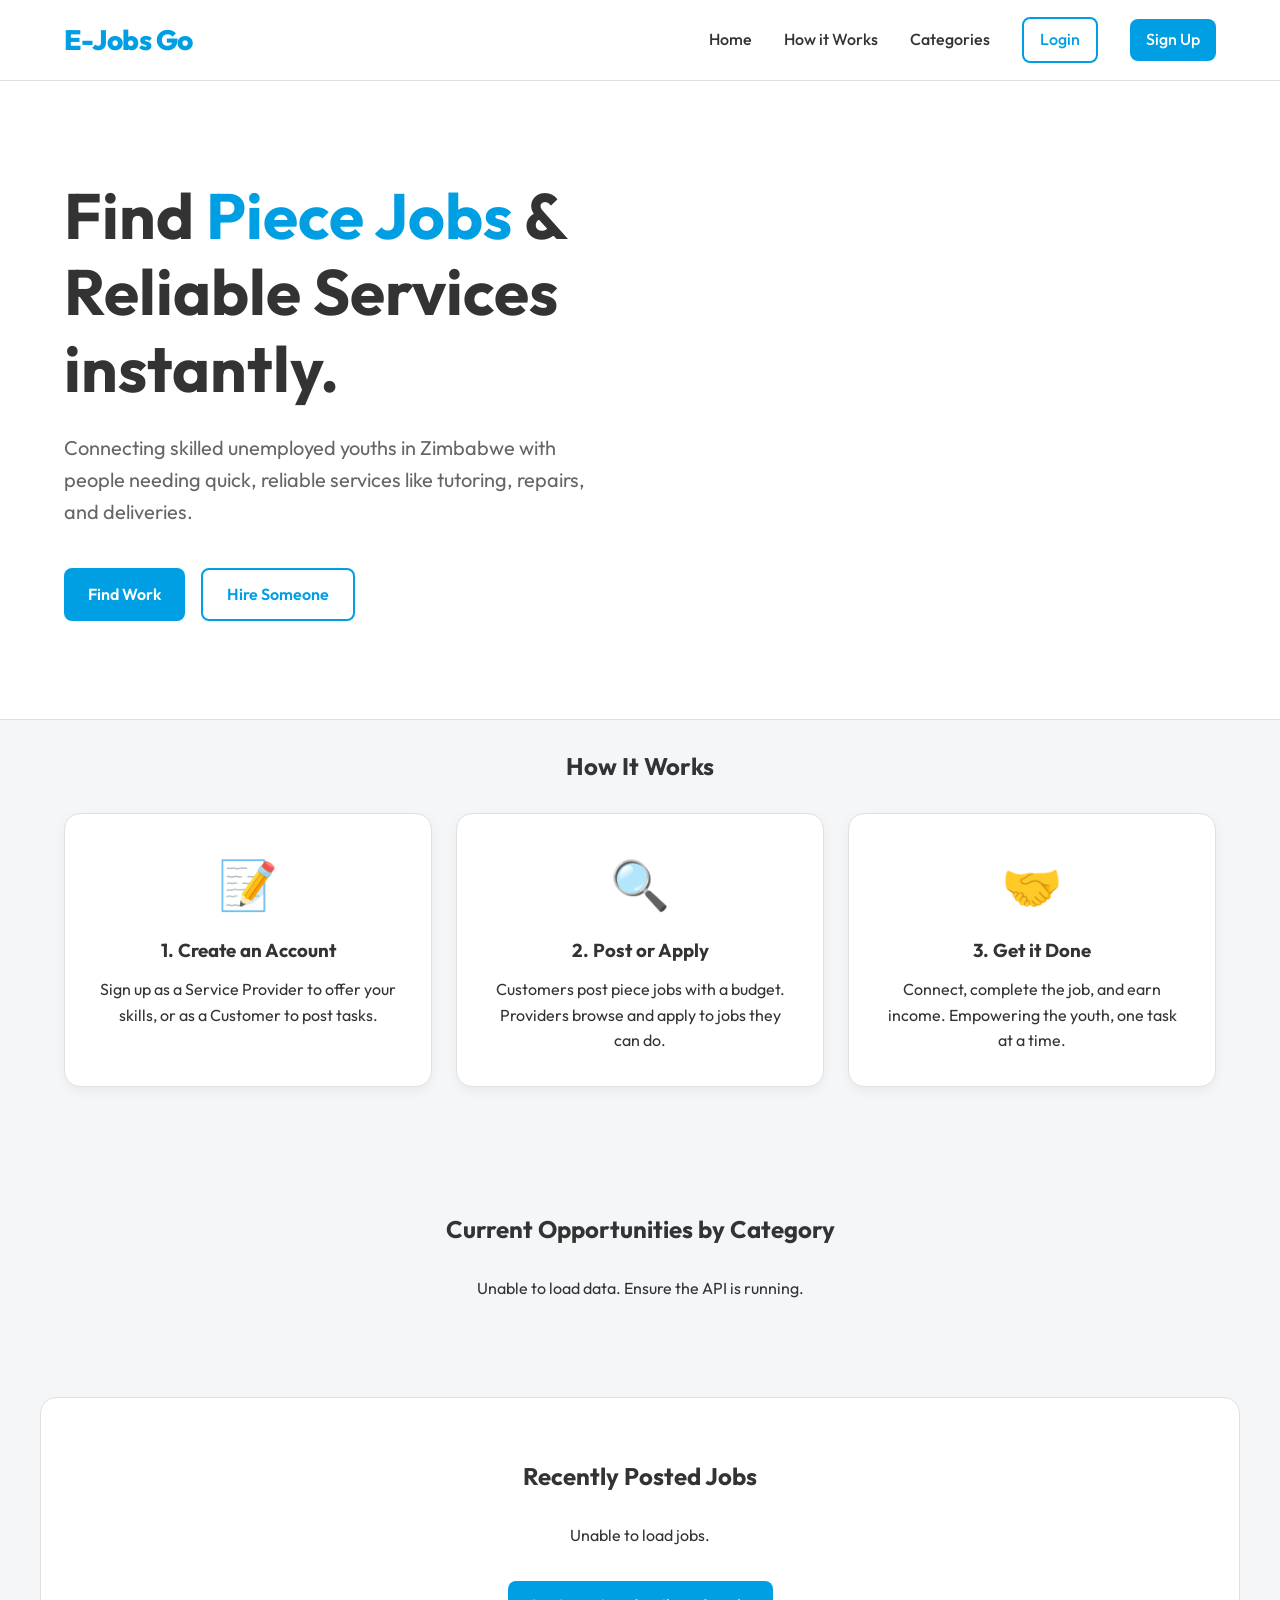
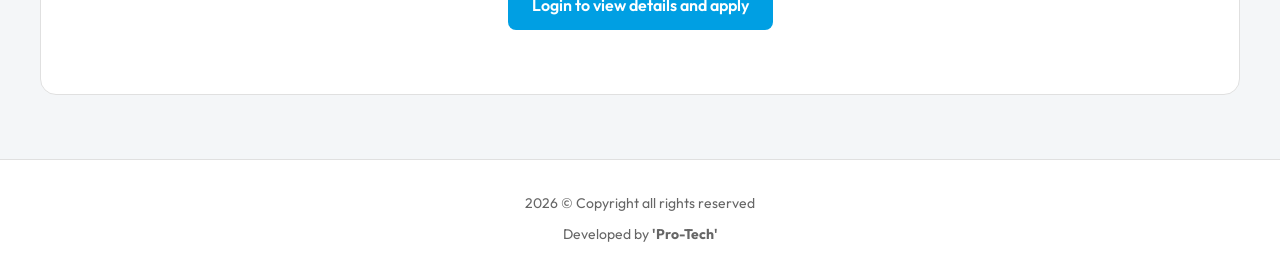
<file: index.html>
<!DOCTYPE html>
<html lang="en">
<head>
    <meta charset="UTF-8">
    <meta name="viewport" content="width=device-width, initial-scale=1.0">
    <title>E-Jobs Go | Connecting Youth with Opportunities</title>
    <meta name="description" content="E-Jobs Go connects unemployed youth in Zimbabwe with clients needing piece jobs like tutoring, repairs, and deliveries.">
    <link rel="stylesheet" href="assets/css/styles.css?v=4">
</head>
<body>
    <header>
        <div class="container nav-wrapper">
            <nav>
                <div class="logo">
                    <span class="gradient-text">E-Jobs Go</span>
                </div>
                <div class="nav-links">
                    <a href="index.html">Home</a>
                    <a href="#how-it-works">How it Works</a>
                    <a href="#categories">Categories</a>
                    <a href="login.html" class="btn btn-outline" style="padding: 0.5rem 1rem;">Login</a>
                    <a href="register.html" class="btn btn-primary" style="padding: 0.5rem 1rem;">Sign Up</a>
                </div>
            </nav>
        </div>
    </header>

    <main>
        <section class="hero" style="min-height: 80vh;">
            <div class="container">
                <div class="hero-content">
                    <h1>Find <span class="gradient-text">Piece Jobs</span> & Reliable Services instantly.</h1>
                    <p>Connecting skilled unemployed youths in Zimbabwe with people needing quick, reliable services like tutoring, repairs, and deliveries.</p>
                    <div class="hero-buttons">
                        <a href="register.html?role=provider" class="btn btn-primary">Find Work</a>
                        <a href="register.html?role=customer" class="btn btn-outline">Hire Someone</a>
                    </div>
                </div>
            </div>
        </section>
        
        <section class="container" id="how-it-works" style="padding: 2rem 1.5rem;">
            <h2 class="text-center" style="margin-bottom: 2rem;">How It Works</h2>
            <div class="jobs-grid" style="grid-template-columns: repeat(auto-fit, minmax(250px, 1fr));">
                <div class="card text-center">
                    <div style="font-size: 3rem; margin-bottom: 1rem;">📝</div>
                    <h3>1. Create an Account</h3>
                    <p class="text-secondary">Sign up as a Service Provider to offer your skills, or as a Customer to post tasks.</p>
                </div>
                <div class="card text-center">
                    <div style="font-size: 3rem; margin-bottom: 1rem;">🔍</div>
                    <h3>2. Post or Apply</h3>
                    <p class="text-secondary">Customers post piece jobs with a budget. Providers browse and apply to jobs they can do.</p>
                </div>
                <div class="card text-center">
                    <div style="font-size: 3rem; margin-bottom: 1rem;">🤝</div>
                    <h3>3. Get it Done</h3>
                    <p class="text-secondary">Connect, complete the job, and earn income. Empowering the youth, one task at a time.</p>
                </div>
            </div>
        </section>

        <section class="container mt-2" id="categories" style="padding: 4rem 1.5rem;">
            <h2 class="text-center" style="margin-bottom: 2rem;">Current Opportunities by Category</h2>
            <div class="jobs-grid" id="category-stats" style="grid-template-columns: repeat(auto-fit, minmax(200px, 1fr));">
                <!-- Categories loaded via JS -->
                <p class="text-center" style="grid-column: 1 / -1;">Loading categories...</p>
            </div>
        </section>

        <section class="container mt-2" id="recent-jobs" style="padding: 4rem 1.5rem; background: var(--bg-secondary); border-radius: 1rem; border: 1px solid var(--border-color); margin-bottom: 4rem;">
            <h2 class="text-center" style="margin-bottom: 2rem;">Recently Posted Jobs</h2>
            <div id="recent-jobs-list" style="display: flex; flex-direction: column; gap: 1rem;">
                <!-- Recent jobs loaded via JS -->
            </div>
            <div class="text-center mt-2">
                <a href="login.html" class="btn btn-primary">Login to view details and apply</a>
            </div>
        </section>
    </main>

    <footer>
        <div class="container footer-content">
            <p>2026 &copy; Copyright all rights reserved</p>
            <p>Developed by <strong>'Pro-Tech'</strong></p>
        </div>
    </footer>

    <script src="assets/js/main.js"></script>
    <script>
        // Load categories and recent jobs on landing page
        document.addEventListener('DOMContentLoaded', async () => {
            const catContainer = document.getElementById('category-stats');
            const recentContainer = document.getElementById('recent-jobs-list');

            try {
                // Fetch categories
                const catRes = await fetch(`${API_URL}/jobs.php?action=categories`);
                const categories = await catRes.json();
                
                if (categories.length > 0) {
                    let catHtml = '';
                    categories.forEach(c => {
                        catHtml += `
                        <div class="card text-center" style="padding: 1.5rem;">
                            <h3 style="margin-bottom: 0.5rem; font-size: 1.25rem;">${c.category || 'General'}</h3>
                            <div class="gradient-text" style="font-size: 2rem; font-weight: 800;">${c.count}</div>
                            <p class="text-secondary" style="font-size: 0.875rem;">Active Jobs</p>
                        </div>`;
                    });
                    catContainer.innerHTML = catHtml;
                } else {
                    catContainer.innerHTML = `<p class="text-center" style="grid-column: 1 / -1;">No active jobs at the moment. Be the first to post!</p>`;
                }

                // Fetch recent jobs
                const jobRes = await fetch(`${API_URL}/jobs.php?limit=3`);
                const jobs = await jobRes.json();

                if (jobs.length > 0) {
                    let jobHtml = '';
                    jobs.forEach(j => {
                        jobHtml += `
                        <div style="background: var(--bg-primary); padding: 1.5rem; border-radius: 0.75rem; border: 1px solid var(--border-color); display: flex; justify-content: space-between; align-items: center; flex-wrap: wrap; gap: 1rem;">
                            <div>
                                <h4 style="margin-bottom: 0.25rem;">${j.title} ${j.is_remote == 1 ? '<span class="badge badge-assigned" style="font-size:0.7rem; margin-left:0.5rem;">Remote</span>' : ''}</h4>
                                <div class="text-secondary" style="font-size: 0.875rem;">Category: ${j.category || 'General'} | Posted by: ${j.customer_name}</div>
                            </div>
                            <a href="login.html" class="btn btn-outline" style="font-size: 0.875rem; padding: 0.5rem 1rem;">View Details</a>
                        </div>`;
                    });
                    recentContainer.innerHTML = jobHtml;
                } else {
                    recentContainer.innerHTML = `<p class="text-center text-secondary">No recent jobs to show.</p>`;
                }

            } catch(e) {
                console.error("Error loading data:", e);
                catContainer.innerHTML = `<p class="text-center text-secondary" style="grid-column: 1 / -1;">Unable to load data. Ensure the API is running.</p>`;
                recentContainer.innerHTML = `<p class="text-center text-secondary">Unable to load jobs.</p>`;
            }
        });
    </script>
</body>
</html>
</file>
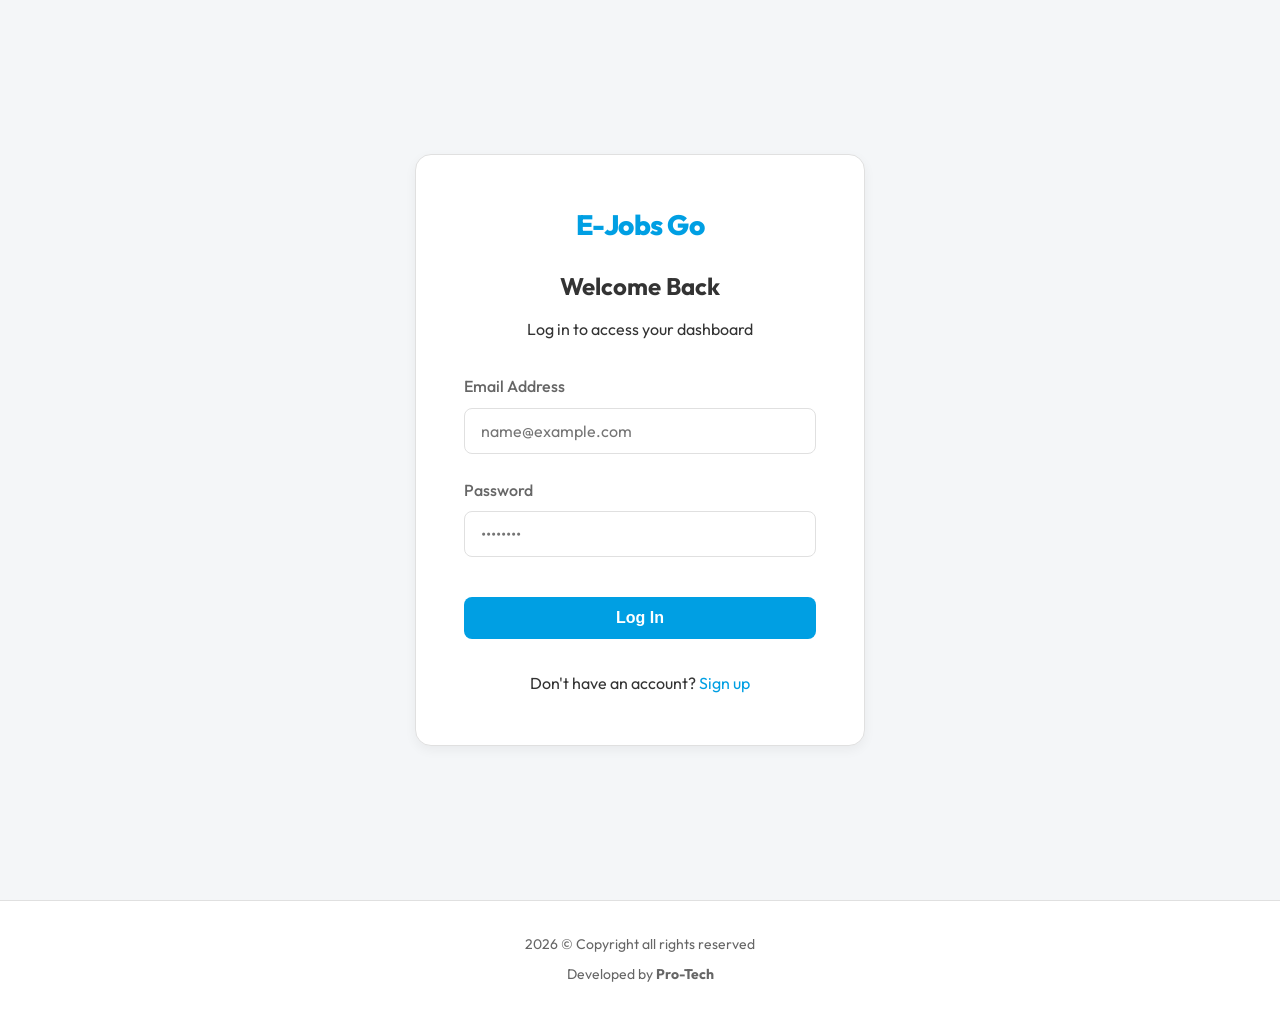
<file: dashboard.html>
<!DOCTYPE html>
<html lang="en">
<head>
    <meta charset="UTF-8">
    <meta name="viewport" content="width=device-width, initial-scale=1.0">
    <title>Dashboard | E-Jobs Go</title>
    <link rel="stylesheet" href="assets/css/styles.css?v=4">
</head>
<body>
    <header>
        <div class="container nav-wrapper" style="max-width: 100%; padding: 0 2rem;">
            <nav>
                <div class="logo">
                    <span class="gradient-text">E-Jobs Go</span>
                </div>
                <div class="nav-links">
                    <span id="user-name" style="font-weight: 600; margin-right: 1rem;"></span>
                    <button id="logout-btn" class="btn btn-outline" style="padding: 0.5rem 1rem;">Logout</button>
                </div>
            </nav>
        </div>
    </header>

    <div class="dashboard-layout">
        <aside class="sidebar">
            <nav class="sidebar-nav" id="sidebar-nav">
                <!-- Navigation injected via JS based on role -->
            </nav>
        </aside>

        <main class="main-content">
            <div id="alert-msg" class="alert"></div>

            <div id="content-area">
                <!-- Content injected via JS based on active tab -->
                <div class="text-center" style="padding: 4rem;">
                    <h2 class="gradient-text">Loading Dashboard...</h2>
                </div>
            </div>
            
            <footer>
                <div class="container footer-content">
                    <p>2026 &copy; Copyright all rights reserved</p>
                    <p>Developed by <strong>Pro-Tech</strong></p>
                </div>
            </footer>
        </main>
    </div>

    <!-- Modals -->
    <div id="job-modal" style="display:none; position:fixed; top:0; left:0; width:100%; height:100%; background:rgba(0,0,0,0.5); z-index: 2000; align-items:center; justify-content:center;">
        <div class="card" style="width: 100%; max-width: 500px; position:relative; background: var(--bg-secondary);">
            <button onclick="document.getElementById('job-modal').style.display='none'" style="position:absolute; top:1rem; right:1rem; background:none; border:none; font-size:1.5rem; cursor:pointer; color:var(--text-primary);">&times;</button>
            <h2 id="modal-title" style="margin-bottom: 1.5rem;">Post a New Job</h2>
            <form id="job-form">
                <div class="form-group">
                    <label for="job-title">Job Title</label>
                    <input type="text" id="job-title" class="form-control" required placeholder="e.g. Need a math tutor">
                </div>
                <div class="form-group">
                    <label for="job-category">Category</label>
                    <select id="job-category" class="form-control" required>
                        <option value="">Select a category</option>
                        <option value="Tutoring">Tutoring</option>
                        <option value="Repairs">Repairs & Maintenance</option>
                        <option value="Deliveries">Deliveries</option>
                        <option value="Cleaning">Cleaning</option>
                        <option value="IT Support">IT Support</option>
                        <option value="Other">Other</option>
                    </select>
                </div>
                <div class="form-group">
                    <label for="job-budget">Budget ($)</label>
                    <input type="number" id="job-budget" class="form-control" placeholder="Optional">
                </div>
                <div class="form-group" style="display: flex; align-items: center; gap: 0.5rem;">
                    <input type="checkbox" id="job-remote" style="width: 1.25rem; height: 1.25rem;">
                    <label for="job-remote" style="margin: 0;">This job can be done remotely</label>
                </div>
                <div class="form-group">
                    <label for="job-desc">Description</label>
                    <textarea id="job-desc" class="form-control" rows="4" required placeholder="Describe what you need..."></textarea>
                </div>
                <button type="submit" class="btn btn-primary" style="width: 100%;">Post Job</button>
            </form>
        </div>
    </div>

    <script src="assets/js/main.js"></script>
    <script src="assets/js/dashboard.js"></script>
</body>
</html>
</file>
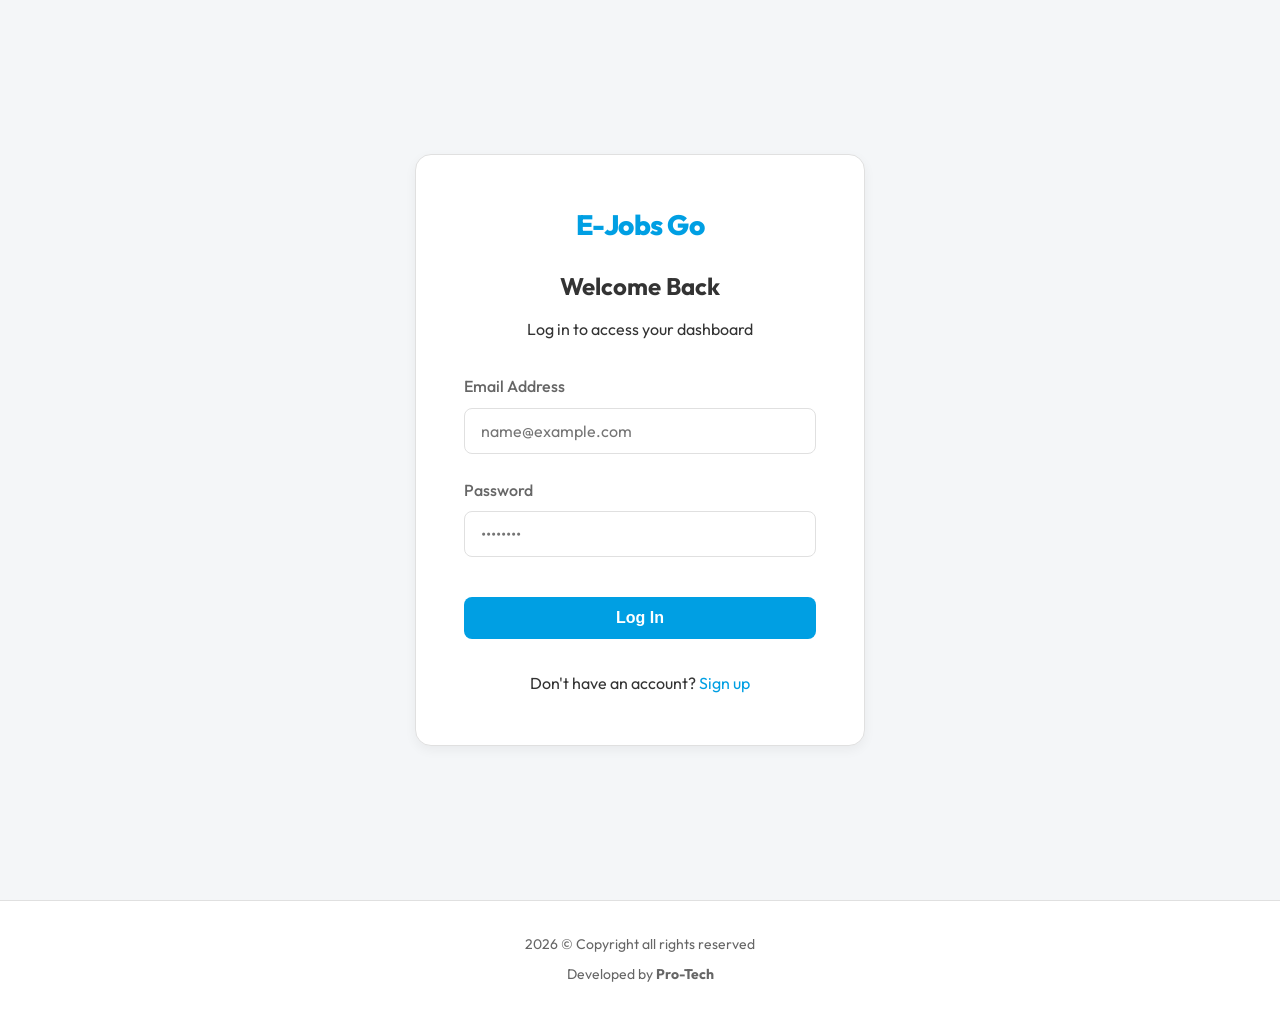
<file: login.html>
<!DOCTYPE html>
<html lang="en">
<head>
    <meta charset="UTF-8">
    <meta name="viewport" content="width=device-width, initial-scale=1.0">
    <title>Login | E-Jobs Go</title>
    <link rel="stylesheet" href="assets/css/styles.css?v=4">
</head>
<body>
    <div class="auth-container">
        <div class="auth-card">
            <div class="text-center mb-1">
                <a href="index.html" class="logo" style="justify-content: center; margin-bottom: 1.5rem;">
                    <span class="gradient-text">E-Jobs Go</span>
                </a>
                <h2>Welcome Back</h2>
                <p class="text-secondary" style="margin-bottom: 2rem;">Log in to access your dashboard</p>
            </div>
            
            <div id="alert-msg" class="alert"></div>

            <form id="login-form">
                <div class="form-group">
                    <label for="email">Email Address</label>
                    <input type="email" id="email" class="form-control" required placeholder="name@example.com">
                </div>
                <div class="form-group">
                    <label for="password">Password</label>
                    <input type="password" id="password" class="form-control" required placeholder="••••••••">
                </div>
                <button type="submit" class="btn btn-primary" style="width: 100%; margin-top: 1rem;">Log In</button>
            </form>
            
            <div class="text-center mt-2" style="margin-top: 2rem;">
                <p class="text-secondary">Don't have an account? <a href="register.html">Sign up</a></p>
            </div>
        </div>
    </div>
    
    <footer>
        <div class="container footer-content">
            <p>2026 &copy; Copyright all rights reserved</p>
            <p>Developed by <strong>Pro-Tech</strong></p>
        </div>
    </footer>

    <script src="assets/js/main.js"></script>
    <script src="assets/js/auth.js"></script>
</body>
</html>
</file>
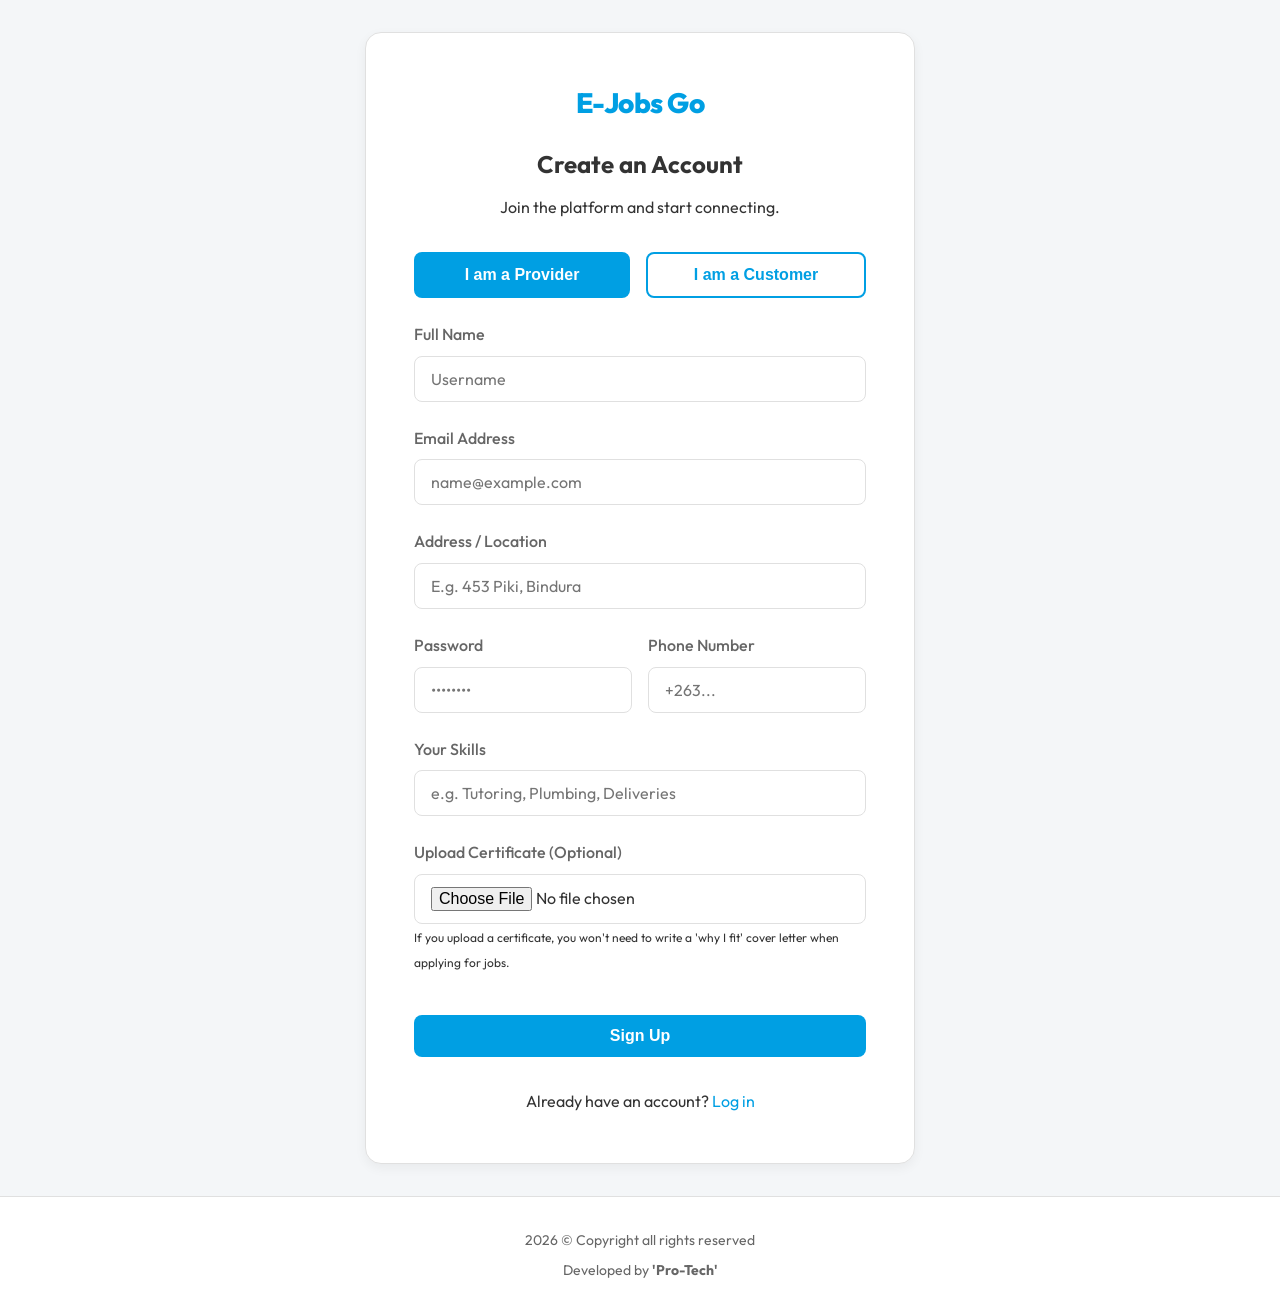
<file: register.html>
<!DOCTYPE html>
<html lang="en">

<head>
    <meta charset="UTF-8">
    <meta name="viewport" content="width=device-width, initial-scale=1.0">
    <title>Register | E-Jobs Go</title>
    <link rel="stylesheet" href="assets/css/styles.css?v=4">
</head>

<body>
    <div class="auth-container">
        <div class="auth-card" style="max-width: 550px;">
            <div class="text-center mb-1">
                <a href="index.html" class="logo" style="justify-content: center; margin-bottom: 1.5rem;">
                    <span class="gradient-text">E-Jobs Go</span>
                </a>
                <h2>Create an Account</h2>
                <p class="text-secondary" style="margin-bottom: 2rem;">Join the platform and start connecting.</p>
            </div>

            <div id="alert-msg" class="alert"></div>

            <form id="register-form" enctype="multipart/form-data">
                <div class="d-flex" style="gap: 1rem; margin-bottom: 1.5rem;">
                    <button type="button" class="btn btn-outline role-btn active" data-role="provider"
                        style="flex: 1;">I am a Provider</button>
                    <button type="button" class="btn btn-outline role-btn" data-role="customer" style="flex: 1;">I am a
                        Customer</button>
                </div>
                <input type="hidden" id="role" name="role" value="provider">

                <div class="form-group">
                    <label for="full_name">Full Name</label>
                    <input type="text" id="full_name" name="full_name" class="form-control" required
                        placeholder="Username">
                </div>

                <div class="form-group">
                    <label for="email">Email Address</label>
                    <input type="email" id="email" name="email" class="form-control" required
                        placeholder="name@example.com">
                </div>

                <div class="form-group">
                    <label for="location">Address / Location</label>
                    <input type="text" id="location" name="location" class="form-control" required
                        placeholder="E.g. 453 Piki, Bindura">
                </div>

                <div class="d-flex" style="gap: 1rem;">
                    <div class="form-group" style="flex: 1;">
                        <label for="password">Password</label>
                        <input type="password" id="password" name="password" class="form-control" required
                            placeholder="••••••••">
                    </div>
                    <div class="form-group" style="flex: 1;">
                        <label for="phone">Phone Number</label>
                        <input type="text" id="phone" name="phone" class="form-control" placeholder="+263...">
                    </div>
                </div>

                <div id="provider-fields">
                    <div class="form-group">
                        <label for="skills">Your Skills</label>
                        <input type="text" id="skills" name="skills" class="form-control"
                            placeholder="e.g. Tutoring, Plumbing, Deliveries">
                    </div>
                    <div class="form-group">
                        <label for="certificate">Upload Certificate (Optional)</label>
                        <input type="file" id="certificate" name="certificate" class="form-control"
                            accept=".pdf,.doc,.docx,.jpg,.jpeg,.png">
                        <small class="text-secondary" style="font-size: 0.75rem;">If you upload a certificate, you won't
                            need to write a 'why I fit' cover letter when applying for jobs.</small>
                    </div>
                </div>

                <button type="submit" class="btn btn-primary" style="width: 100%; margin-top: 1rem;">Sign Up</button>
            </form>

            <div class="text-center mt-2" style="margin-top: 2rem;">
                <p class="text-secondary">Already have an account? <a href="login.html">Log in</a></p>
            </div>
        </div>
    </div>

    <footer>
        <div class="container footer-content">
            <p>2026 &copy; Copyright all rights reserved</p>
            <p>Developed by <strong>'Pro-Tech'</strong></p>
        </div>
    </footer>

    <script src="assets/js/main.js"></script>
    <script src="assets/js/auth.js"></script>
    <script>
        const urlParams = new URLSearchParams(window.location.search);
        const roleParam = urlParams.get('role');
        const roleBtns = document.querySelectorAll('.role-btn');
        const roleInput = document.getElementById('role');
        const providerFields = document.getElementById('provider-fields');

        function setRole(role) {
            roleInput.value = role;
            roleBtns.forEach(btn => {
                if (btn.dataset.role === role) {
                    btn.classList.add('btn-primary');
                    btn.classList.remove('btn-outline');
                    btn.style.color = 'white';
                } else {
                    btn.classList.add('btn-outline');
                    btn.classList.remove('btn-primary');
                    btn.style.color = 'var(--text-primary)';
                }
            });
            providerFields.style.display = role === 'provider' ? 'block' : 'none';
        }

        if (roleParam === 'customer' || roleParam === 'provider') {
            setRole(roleParam);
        } else {
            setRole('provider');
        }

        roleBtns.forEach(btn => {
            btn.addEventListener('click', () => {
                setRole(btn.dataset.role);
            });
        });
    </script>
</body>

</html>
</file>
<file: assets/css/styles.css>
@import url('https://fonts.googleapis.com/css2?family=Outfit:wght@300;400;500;600;700;800&display=swap');

:root {
    /* Ownai-inspired Light Palette */
    --bg-primary: #f4f6f8; /* Light grey background */
    --bg-secondary: #ffffff; /* White cards */
    --text-primary: #333333;
    --text-secondary: #666666;
    
    /* Ownai Brand Colors */
    --accent-primary: #009fe3; /* Ownai Blue */
    --accent-secondary: #f5a623; /* Ownai Golden Yellow */
    --accent-primary-hover: #0088cc;
    
    /* UI Elements */
    --border-color: #e0e0e0;
    --card-shadow: 0 4px 12px rgba(0, 0, 0, 0.05);
    --hover-shadow: 0 8px 24px rgba(0, 0, 0, 0.1);
    
    /* Glassmorphism */
    --glass-bg: rgba(255, 255, 255, 0.95);
    --glass-border: rgba(224, 224, 224, 0.5);
    
    --transition-fast: 0.2s ease-in-out;
    --transition-normal: 0.3s ease-in-out;
}

* {
    margin: 0;
    padding: 0;
    box-sizing: border-box;
}

body {
    font-family: 'Outfit', sans-serif;
    background-color: var(--bg-primary);
    color: var(--text-primary);
    line-height: 1.6;
    display: flex;
    flex-direction: column;
    min-height: 100vh;
}

/* Base Elements */
a {
    text-decoration: none;
    color: var(--accent-primary);
    transition: color var(--transition-fast);
}

a:hover {
    color: var(--accent-primary-hover);
}

/* Typography */
h1, h2, h3, h4 {
    font-weight: 700;
    line-height: 1.2;
    margin-bottom: 1rem;
    color: var(--text-primary);
}

.gradient-text {
    color: var(--accent-primary); /* Removed gradient for a flatter, cleaner look */
}

/* Layout */
.container {
    width: 100%;
    max-width: 1200px;
    margin: 0 auto;
    padding: 0 1.5rem;
}

main {
    flex: 1; /* Push footer down */
}

/* Header & Navigation */
header {
    position: fixed;
    top: 0;
    left: 0;
    width: 100%;
    z-index: 1000;
    background: var(--glass-bg);
    border-bottom: 1px solid var(--border-color);
}

nav {
    display: flex;
    justify-content: space-between;
    align-items: center;
    height: 80px;
}

.logo {
    font-size: 1.75rem;
    font-weight: 800;
    letter-spacing: -0.5px;
    display: flex;
    align-items: center;
    gap: 0.5rem;
    color: var(--accent-primary);
}

.nav-links {
    display: flex;
    gap: 2rem;
    align-items: center;
}

.nav-links a {
    color: var(--text-primary);
    font-weight: 500;
    position: relative;
}

.nav-links a::after {
    content: '';
    position: absolute;
    bottom: -4px;
    left: 0;
    width: 0;
    height: 2px;
    background: var(--accent-primary);
    transition: width var(--transition-normal);
}

.nav-links a:hover::after, .nav-links a.active::after {
    width: 100%;
}

/* Buttons */
.btn {
    display: inline-flex;
    align-items: center;
    justify-content: center;
    padding: 0.75rem 1.5rem;
    border-radius: 0.5rem; /* Slightly squared like typical ecommerce */
    font-weight: 600;
    font-size: 1rem;
    cursor: pointer;
    transition: all var(--transition-fast);
    border: none;
    gap: 0.5rem;
}

.btn-primary {
    background: var(--accent-primary);
    color: white !important;
}

.btn-primary:hover {
    background: var(--accent-primary-hover);
    transform: translateY(-2px);
    box-shadow: 0 4px 12px rgba(0, 159, 227, 0.3);
}

.btn-outline {
    background: transparent;
    color: var(--accent-primary) !important;
    border: 2px solid var(--accent-primary);
}

.btn-outline:hover {
    background: var(--accent-primary);
    color: white !important;
}

/* Hero Section */
.hero {
    min-height: 80vh;
    display: flex;
    align-items: center;
    padding-top: 80px; /* Offset for header */
    background-color: var(--bg-secondary);
    position: relative;
    border-bottom: 1px solid var(--border-color);
}

.hero-content {
    max-width: 600px;
}

.hero h1 {
    font-size: clamp(2.5rem, 5vw, 4.5rem);
    margin-bottom: 1.5rem;
}

.hero p {
    font-size: 1.25rem;
    color: var(--text-secondary);
    margin-bottom: 2.5rem;
    max-width: 90%;
}

.hero-buttons {
    display: flex;
    gap: 1rem;
}

/* Auth Pages */
.auth-container {
    min-height: 100vh;
    display: flex;
    align-items: center;
    justify-content: center;
    padding: 2rem;
    background-color: var(--bg-primary);
}

.auth-card {
    background: var(--bg-secondary);
    padding: 3rem;
    border-radius: 1rem;
    box-shadow: var(--card-shadow);
    width: 100%;
    max-width: 450px;
    border: 1px solid var(--border-color);
}

/* Cards */
.card {
    background: var(--bg-secondary);
    border-radius: 1rem;
    padding: 2rem;
    border: 1px solid var(--border-color);
    box-shadow: var(--card-shadow);
    transition: all var(--transition-normal);
}

.card:hover {
    transform: translateY(-5px);
    box-shadow: var(--hover-shadow);
}

/* Forms */
.form-group {
    margin-bottom: 1.5rem;
}

.form-group label {
    display: block;
    margin-bottom: 0.5rem;
    font-weight: 500;
    color: var(--text-secondary);
}

.form-control {
    width: 100%;
    padding: 0.75rem 1rem;
    border: 1px solid var(--border-color);
    border-radius: 0.5rem;
    background: var(--bg-secondary);
    color: var(--text-primary);
    font-family: inherit;
    font-size: 1rem;
    transition: all var(--transition-fast);
}

.form-control:focus {
    outline: none;
    border-color: var(--accent-primary);
    box-shadow: 0 0 0 3px rgba(0, 159, 227, 0.1);
}

select.form-control {
    appearance: none;
    background-image: url("data:image/svg+xml;charset=UTF-8,%3csvg xmlns='http://www.w3.org/2000/svg' viewBox='0 0 24 24' fill='none' stroke='currentColor' stroke-width='2' stroke-linecap='round' stroke-linejoin='round'%3e%3cpolyline points='6 9 12 15 18 9'%3e%3c/polyline%3e%3c/svg%3e");
    background-repeat: no-repeat;
    background-position: right 1rem center;
    background-size: 1em;
}

/* Dashboard Specifics */
.dashboard-layout {
    display: flex;
    min-height: 100vh;
    width: 100%;
    flex: 1; /* allow growing */
}

.sidebar {
    background: var(--bg-secondary);
    border-right: 1px solid var(--border-color);
    padding: 2rem;
    padding-top: 100px; /* Offset for fixed header */
    height: 100vh;
    position: fixed;
    width: 250px;
    z-index: 100;
}

.sidebar-nav {
    display: flex;
    flex-direction: column;
    gap: 0.5rem;
}

.sidebar-nav a {
    padding: 0.75rem 1rem;
    border-radius: 0.5rem;
    color: var(--text-secondary);
    font-weight: 500;
    display: flex;
    align-items: center;
    gap: 0.75rem;
    transition: all var(--transition-fast);
}

.sidebar-nav a:hover, .sidebar-nav a.active {
    background: rgba(0, 159, 227, 0.1);
    color: var(--accent-primary);
    border-left: 4px solid var(--accent-primary);
}

.main-content {
    padding: 2rem;
    padding-top: 100px;
    margin-left: 250px; /* Space for sidebar */
    width: calc(100% - 250px);
    display: flex;
    flex-direction: column;
}

#content-area {
    flex: 1;
}

/* Utilities */
.text-center { text-align: center; }
.mt-2 { margin-top: 2rem; }
.mb-1 { margin-bottom: 1rem; }
.d-flex { display: flex; }
.justify-between { justify-content: space-between; }
.align-center { align-items: center; }

/* Alerts */
.alert {
    padding: 1rem 2rem;
    border-radius: 0.5rem;
    display: none;
    font-weight: 600;
    position: fixed;
    top: 20px;
    left: 50%;
    transform: translateX(-50%);
    z-index: 9999;
    box-shadow: var(--card-shadow);
    min-width: 300px;
    text-align: center;
}
.alert-success { background: #10b981; color: white; border: none; }
.alert-error { background: #ef4444; color: white; border: none; }

/* Jobs Grid */
.jobs-grid {
    display: grid;
    grid-template-columns: repeat(auto-fill, minmax(300px, 1fr));
    gap: 1.5rem;
    margin-top: 1.5rem;
    width: 100%;
}

.job-card {
    display: flex;
    flex-direction: column;
    min-width: 0;
}

.job-meta {
    display: flex;
    gap: 1rem;
    font-size: 0.875rem;
    color: var(--text-secondary);
    margin-bottom: 1rem;
}

.badge {
    padding: 0.25rem 0.75rem;
    border-radius: 9999px;
    font-size: 0.75rem;
    font-weight: 600;
    text-transform: uppercase;
}

.badge-open { background: rgba(0, 159, 227, 0.1); color: var(--accent-primary); }
.badge-assigned { background: rgba(245, 166, 35, 0.1); color: var(--accent-secondary); }
.badge-completed { background: rgba(16, 185, 129, 0.1); color: #10b981; }

/* Footer */
footer {
    background: var(--bg-secondary);
    border-top: 1px solid var(--border-color);
    padding: 2rem 0;
    margin-top: auto;
    text-align: center;
    color: var(--text-secondary);
    font-size: 0.875rem;
}

footer .footer-content {
    display: flex;
    flex-direction: column;
    align-items: center;
    gap: 0.5rem;
}

footer a {
    color: var(--accent-primary);
    font-weight: 600;
}

/* Responsive */
@media (max-width: 768px) {
    .nav-links { display: none; }
    .dashboard-layout { display: block; }
    .sidebar { display: none; }
    .main-content { margin-left: 0; width: 100%; }
}
</file>
